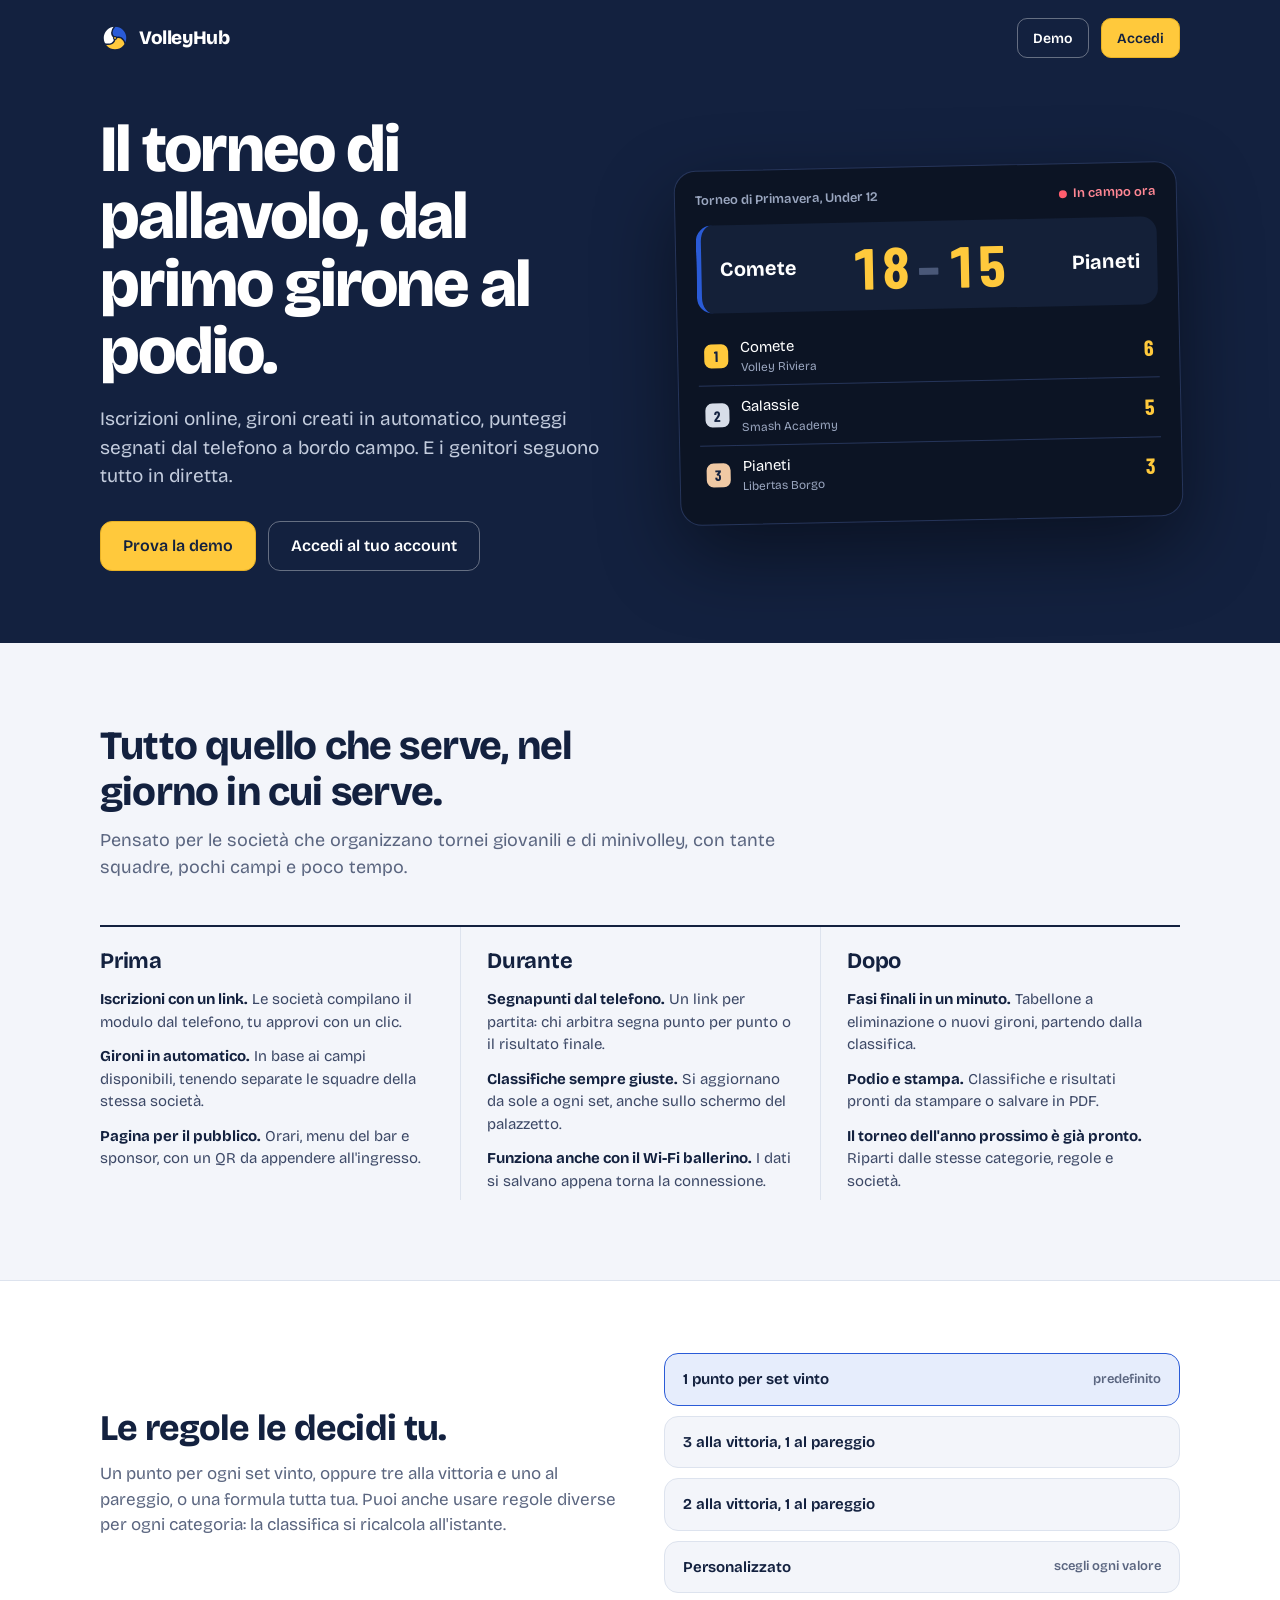
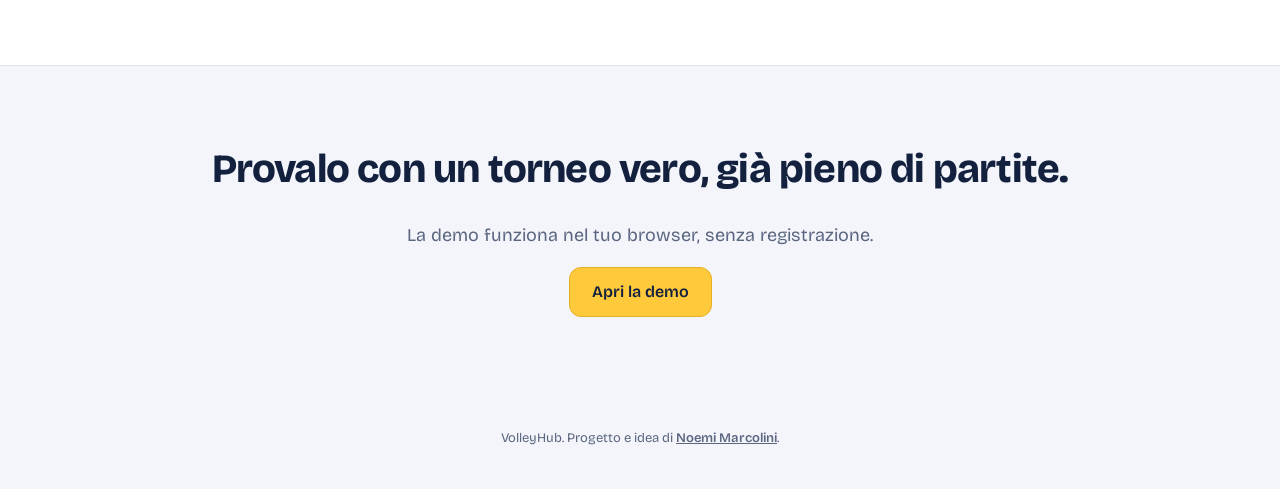
<file: index.html>
<!doctype html>
<html lang="it">
<head>
  <meta charset="utf-8">
  <meta name="viewport" content="width=device-width, initial-scale=1, viewport-fit=cover">
  <title>VolleyHub · Gestione tornei di pallavolo</title>
  <meta name="description" content="Organizza il tuo torneo di pallavolo: iscrizioni online, gironi automatici, risultati da bordo campo e classifiche live per il pubblico.">
  <meta name="theme-color" content="#13213F">
  <meta property="og:title" content="VolleyHub">
  <meta property="og:description" content="Il torneo di pallavolo, dal primo girone al podio.">
  <meta property="og:image" content="assets/icon-512.png">
  <link rel="manifest" href="manifest.webmanifest">
  <link rel="icon" href="assets/icon.svg" type="image/svg+xml">
  <link rel="apple-touch-icon" href="assets/icon-192.png">
  <link rel="preconnect" href="https://fonts.googleapis.com">
  <link rel="preconnect" href="https://fonts.gstatic.com" crossorigin>
  <link rel="stylesheet" href="https://fonts.googleapis.com/css2?family=Barlow+Condensed:wght@600;700&family=Bricolage+Grotesque:opsz,wght@12..96,400..800&display=swap">
  <link rel="stylesheet" href="css/vh.css">
  <style>
    .nav { display: flex; align-items: center; gap: 12px; max-width: 1120px; margin: 0 auto; padding: 18px 20px; }
    .nav .spacer { flex: 1; }
    .hero { background: #13213F; color: #fff; overflow: hidden; }
    .hero .nav .brand { color: #fff; }
    .hero .nav .btn-ghost { color: #fff; }
    .hero .nav .btn-ghost:hover { background: rgba(255,255,255,.1); }
    .hero-in { max-width: 1120px; margin: 0 auto; padding: 40px 20px 72px; display: grid; grid-template-columns: 1.05fr 1fr; gap: 48px; align-items: center; }
    .hero h1 { font-size: clamp(38px, 5.6vw, 66px); line-height: 1.02; letter-spacing: -.03em; color: #fff; }
    .hero p.lead { font-size: 19px; color: #C3CCDD; margin: 20px 0 30px; max-width: 46ch; }
    .hero .row-wrap { gap: 12px; }
    .hero .btn:not(.btn-accent) { background: transparent; color: #fff; border-color: rgba(255,255,255,.35); }
    .hero .btn:not(.btn-accent):hover { background: rgba(255,255,255,.08); }
    /* Il tabellone in diretta: l'elemento che racconta il prodotto */
    .board { background: #0C1424; border-radius: 22px; padding: 20px; box-shadow: 0 30px 80px rgba(0,0,0,.45); border: 1px solid #26355A; display: grid; gap: 14px; transform: rotate(-1.2deg); }
    .board-top { display: flex; align-items: center; justify-content: space-between; color: #9AA6BF; font-size: 13px; font-weight: 600; }
    .live-pill { display: inline-flex; align-items: center; gap: 6px; color: #FF8794; }
    .live-pill i { width: 8px; height: 8px; border-radius: 50%; background: #FF5D6E; animation: pulse 1.4s infinite; }
    .score { display: grid; grid-template-columns: 1fr auto 1fr; align-items: center; gap: 12px; background: #142038; border-radius: 16px; padding: 18px; border-left: 5px solid #2A5BD7; }
    .score b { font-size: 20px; }
    .score b:last-child { text-align: right; }
    .score .num { font-size: 58px; font-weight: 700; color: #FFC93C; line-height: .9; letter-spacing: .02em; }
    .score .num i { font-style: normal; color: #4A5878; margin: 0 6px; }
    .mini { width: 100%; border-collapse: collapse; font-size: 15px; }
    .mini td { padding: 9px 6px; border-bottom: 1px solid #26355A; }
    .mini td:last-child { text-align: right; font-family: var(--font-num); font-size: 22px; font-weight: 700; color: #FFC93C; }
    .mini td small { color: #9AA6BF; display: block; font-size: 12px; }
    .mini tr:last-child td { border: 0; }
    .mini .p { width: 34px; }
    .sect { max-width: 1120px; margin: 0 auto; padding: 80px 20px; }
    .sect h2 { font-size: clamp(28px, 3.6vw, 40px); letter-spacing: -.02em; max-width: 22ch; }
    .sect > p { color: var(--muted); font-size: 18px; margin-top: 12px; max-width: 58ch; }
    .moments { display: grid; grid-template-columns: repeat(3, 1fr); gap: 0; margin-top: 44px; border-top: 2px solid var(--ink); }
    .moments > div { padding: 22px 26px 8px 0; }
    .moments > div + div { padding-left: 26px; border-left: 1px solid var(--line); }
    .moments h3 { font-size: 22px; margin-bottom: 14px; }
    .moments ul { margin: 0; padding: 0; list-style: none; display: grid; gap: 12px; }
    .moments li { color: var(--ink-2); line-height: 1.5; }
    .moments li strong { color: var(--ink); }
    .rules { background: var(--surface); border-block: 1px solid var(--line); }
    .rules-in { max-width: 1120px; margin: 0 auto; padding: 72px 20px; display: grid; grid-template-columns: 1fr 1fr; gap: 48px; align-items: center; }
    .rules h2 { font-size: clamp(26px, 3.2vw, 36px); letter-spacing: -.02em; }
    .rules p { color: var(--muted); font-size: 17px; margin-top: 12px; }
    .rule-list { display: grid; gap: 10px; }
    .rule-list div { display: flex; align-items: center; justify-content: space-between; gap: 12px; padding: 14px 18px; border-radius: 14px; border: 1.5px solid var(--line); background: var(--bg); font-weight: 650; }
    .rule-list div.on { border-color: var(--blue); background: var(--blue-soft); }
    .rule-list span { font-size: 13px; color: var(--muted); font-weight: 600; }
    .cta { text-align: center; display: grid; justify-items: center; gap: 18px; }
    .cta h2 { max-width: none; }
    @media (max-width: 900px) {
      .hero-in, .rules-in { grid-template-columns: 1fr; }
      .board { transform: none; }
      .moments { grid-template-columns: 1fr; }
      .moments > div, .moments > div + div { padding: 22px 0; border-left: 0; border-bottom: 1px solid var(--line); }
    }
    @media (max-width: 480px) { .score .num { font-size: 44px; } .hero .nav .btn-ghost { display: none; } }
  </style>
</head>
<body>
  <section class="hero">
    <nav class="nav"><a class="brand" href="index.html"><img src="assets/logo-mark.svg" alt="" width="32" height="32">VolleyHub</a><span class="spacer"></span><a class="btn btn-ghost" href="app.html?demo=1">Demo</a><a class="btn btn-accent" href="accedi.html">Accedi</a></nav>
    <div class="hero-in">
      <div>
        <h1>Il torneo di pallavolo, dal primo girone al podio.</h1>
        <p class="lead">Iscrizioni online, gironi creati in automatico, punteggi segnati dal telefono a bordo campo. E i genitori seguono tutto in diretta.</p>
        <div class="row-wrap"><a class="btn btn-accent btn-lg" href="app.html?demo=1">Prova la demo</a><a class="btn btn-lg" href="accedi.html">Accedi al tuo account</a></div>
      </div>
      <div class="board" aria-label="Esempio di pagina live">
        <div class="board-top"><span>Torneo di Primavera, Under 12</span><span class="live-pill"><i></i>In campo ora</span></div>
        <div class="score"><b>Comete</b><span class="num">18<i>–</i>15</span><b>Pianeti</b></div>
        <table class="mini" aria-label="Classifica girone A">
          <tr><td class="p"><span class="pos-badge pos-1">1</span></td><td>Comete<small>Volley Riviera</small></td><td>6</td></tr>
          <tr><td class="p"><span class="pos-badge pos-2">2</span></td><td>Galassie<small>Smash Academy</small></td><td>5</td></tr>
          <tr><td class="p"><span class="pos-badge pos-3">3</span></td><td>Pianeti<small>Libertas Borgo</small></td><td>3</td></tr>
        </table>
      </div>
    </div>
  </section>

  <section class="sect">
    <h2>Tutto quello che serve, nel giorno in cui serve.</h2>
    <p>Pensato per le società che organizzano tornei giovanili e di minivolley, con tante squadre, pochi campi e poco tempo.</p>
    <div class="moments">
      <div><h3>Prima</h3><ul>
        <li><strong>Iscrizioni con un link.</strong> Le società compilano il modulo dal telefono, tu approvi con un clic.</li>
        <li><strong>Gironi in automatico.</strong> In base ai campi disponibili, tenendo separate le squadre della stessa società.</li>
        <li><strong>Pagina per il pubblico.</strong> Orari, menu del bar e sponsor, con un QR da appendere all'ingresso.</li>
      </ul></div>
      <div><h3>Durante</h3><ul>
        <li><strong>Segnapunti dal telefono.</strong> Un link per partita: chi arbitra segna punto per punto o il risultato finale.</li>
        <li><strong>Classifiche sempre giuste.</strong> Si aggiornano da sole a ogni set, anche sullo schermo del palazzetto.</li>
        <li><strong>Funziona anche con il Wi-Fi ballerino.</strong> I dati si salvano appena torna la connessione.</li>
      </ul></div>
      <div><h3>Dopo</h3><ul>
        <li><strong>Fasi finali in un minuto.</strong> Tabellone a eliminazione o nuovi gironi, partendo dalla classifica.</li>
        <li><strong>Podio e stampa.</strong> Classifiche e risultati pronti da stampare o salvare in PDF.</li>
        <li><strong>Il torneo dell'anno prossimo è già pronto.</strong> Riparti dalle stesse categorie, regole e società.</li>
      </ul></div>
    </div>
  </section>

  <section class="rules"><div class="rules-in">
    <div><h2>Le regole le decidi tu.</h2><p>Un punto per ogni set vinto, oppure tre alla vittoria e uno al pareggio, o una formula tutta tua. Puoi anche usare regole diverse per ogni categoria: la classifica si ricalcola all'istante.</p></div>
    <div class="rule-list">
      <div class="on">1 punto per set vinto<span>predefinito</span></div>
      <div>3 alla vittoria, 1 al pareggio</div>
      <div>2 alla vittoria, 1 al pareggio</div>
      <div>Personalizzato<span>scegli ogni valore</span></div>
    </div>
  </div></section>

  <section class="sect cta">
    <h2>Provalo con un torneo vero, già pieno di partite.</h2>
    <p>La demo funziona nel tuo browser, senza registrazione.</p>
    <a class="btn btn-accent btn-lg" href="app.html?demo=1">Apri la demo</a>
  </section>

  <footer class="footer">VolleyHub. Progetto e idea di <a href="mailto:noemi.marcolini@gmail.com">Noemi Marcolini</a>.</footer>
  <script>try{var t=localStorage.getItem('vh_theme');if(t==='dark'||t==='light')document.documentElement.dataset.theme=t}catch(e){}</script>
</body>
</html>
</file>
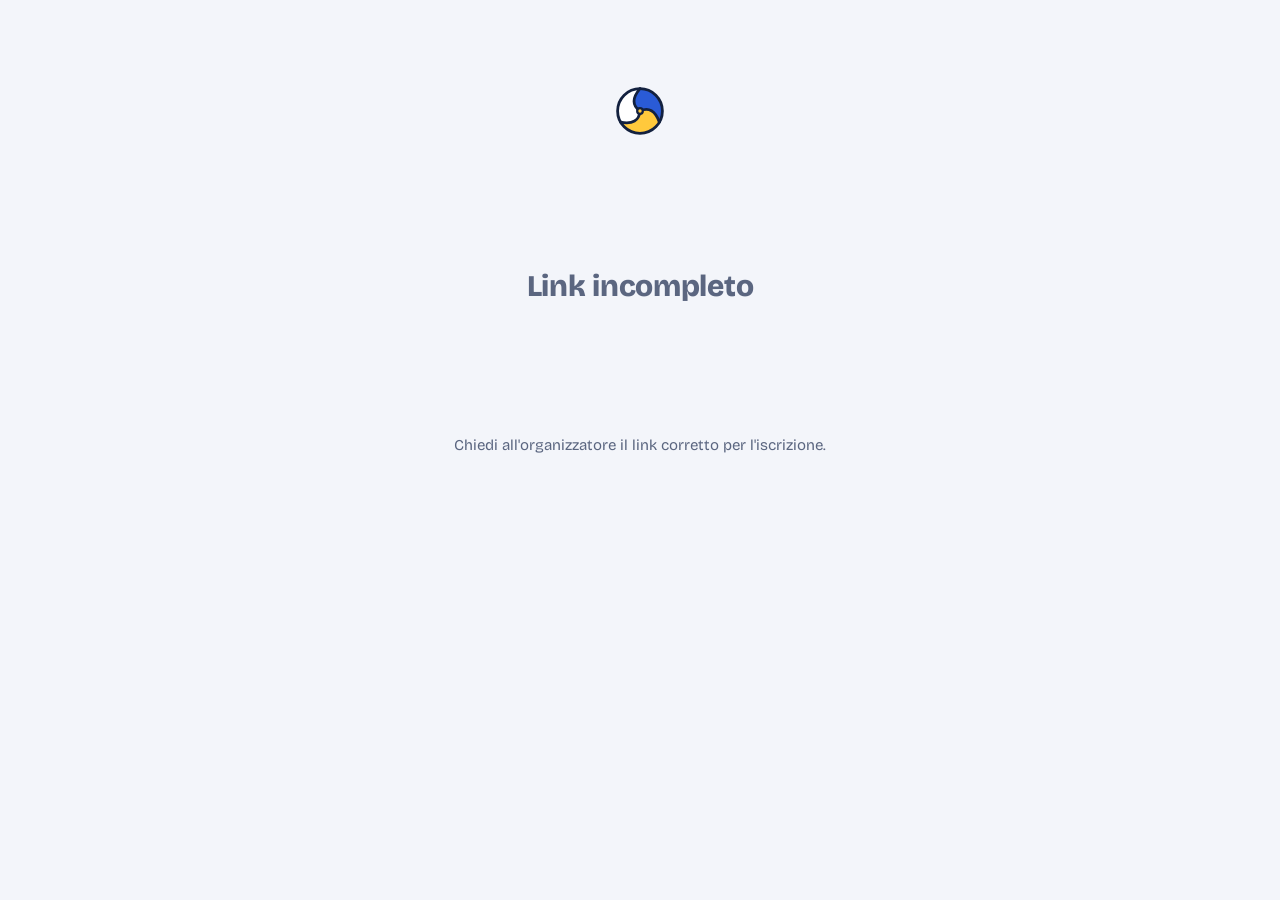
<file: iscrizione.html>
<!doctype html>
<html lang="it">
<head>
  <meta charset="utf-8">
  <meta name="viewport" content="width=device-width, initial-scale=1, viewport-fit=cover">
  <title>Iscrizione al torneo · VolleyHub</title>
  <meta name="theme-color" content="#13213F">
  <link rel="icon" href="assets/icon.svg" type="image/svg+xml">
  <link rel="preconnect" href="https://fonts.googleapis.com">
  <link rel="preconnect" href="https://fonts.gstatic.com" crossorigin>
  <link rel="stylesheet" href="https://fonts.googleapis.com/css2?family=Barlow+Condensed:wght@600;700&family=Bricolage+Grotesque:opsz,wght@12..96,400..800&display=swap">
  <link rel="stylesheet" href="css/vh.css">
  <style>
    .is-head { background: #13213F; color: #fff; padding: 28px 16px 32px; }
    .is-head > div { max-width: 680px; margin: 0 auto; display: grid; gap: 6px; }
    .is-head .brand-mini { display: inline-flex; align-items: center; gap: 8px; color: #B9C4DD; font-size: 13px; font-weight: 600; }
    .is-head h1 { color: #fff; font-size: clamp(24px, 6vw, 34px); }
    .is-head p { color: #B9C4DD; display: flex; flex-wrap: wrap; gap: 4px 16px; }
    .is-org:empty { display: none; }
    .is-org img { width: 64px; height: 64px; border-radius: 12px; background: #fff; object-fit: contain; padding: 4px; margin-bottom: 6px; }
    .is-head .deadline { color: #FFC93C; font-weight: 700; }
    .is-main { max-width: 680px; margin: -16px auto 0; padding: 0 12px 40px; display: grid; gap: 16px; }
    .is-main .panel-body { display: grid; gap: 14px; }
    .is-cat { display: grid; grid-template-columns: minmax(0, 1fr) auto auto; gap: 6px 14px; align-items: center; padding: 14px 0; border-bottom: 1px solid var(--line); }
    .is-cat:last-child { border-bottom: 0; }
    .is-cat small { grid-column: 1; color: var(--muted); font-size: 13px; }
    .is-cat .lbl { font-size: 11.5px; color: var(--muted); text-align: center; font-weight: 600; }
    .is-cat .cell { display: grid; gap: 3px; justify-items: center; grid-row: 1 / span 2; }
    .is-cat .c-sq { grid-column: 2; }
    .is-cat .c-at { grid-column: 3; }
    .is-cat .input-num { width: 76px; }
    @media (max-width: 480px) { .is-cat { grid-template-columns: 1fr 1fr; } .is-cat .cell { grid-row: auto; grid-column: auto !important; justify-items: start; } .is-cat > div:first-child, .is-cat small { grid-column: 1 / -1; } }
    .logo-row { display: flex; align-items: center; gap: 12px; flex-wrap: wrap; }
    .check { display: flex; gap: 12px; align-items: flex-start; padding: 14px; border-radius: 12px; border: 1.5px solid var(--line-strong); cursor: pointer; }
    .check input { width: 22px; height: 22px; margin: 1px 0 0; flex-shrink: 0; accent-color: #12805C; }
    .err-text { color: var(--red); font-size: 13px; font-weight: 600; }
    .input[aria-invalid="true"] { border-color: var(--red); }
    .pre { white-space: pre-line; }
    .ok-box { text-align: center; padding: 40px 20px; display: grid; gap: 12px; justify-items: center; }
    .ok-box .ic { width: 72px; height: 72px; border-radius: 50%; background: var(--green); color: #fff; display: grid; place-items: center; }
    .ok-box .ic svg { width: 38px; height: 38px; }
  </style>
</head>
<body>
  <div id="app"><div class="loading-screen"><div class="spinner"></div><p>Carico il modulo…</p></div></div>
  <script type="module" src="js/iscrizione.js"></script>
</body>
</html>
</file>
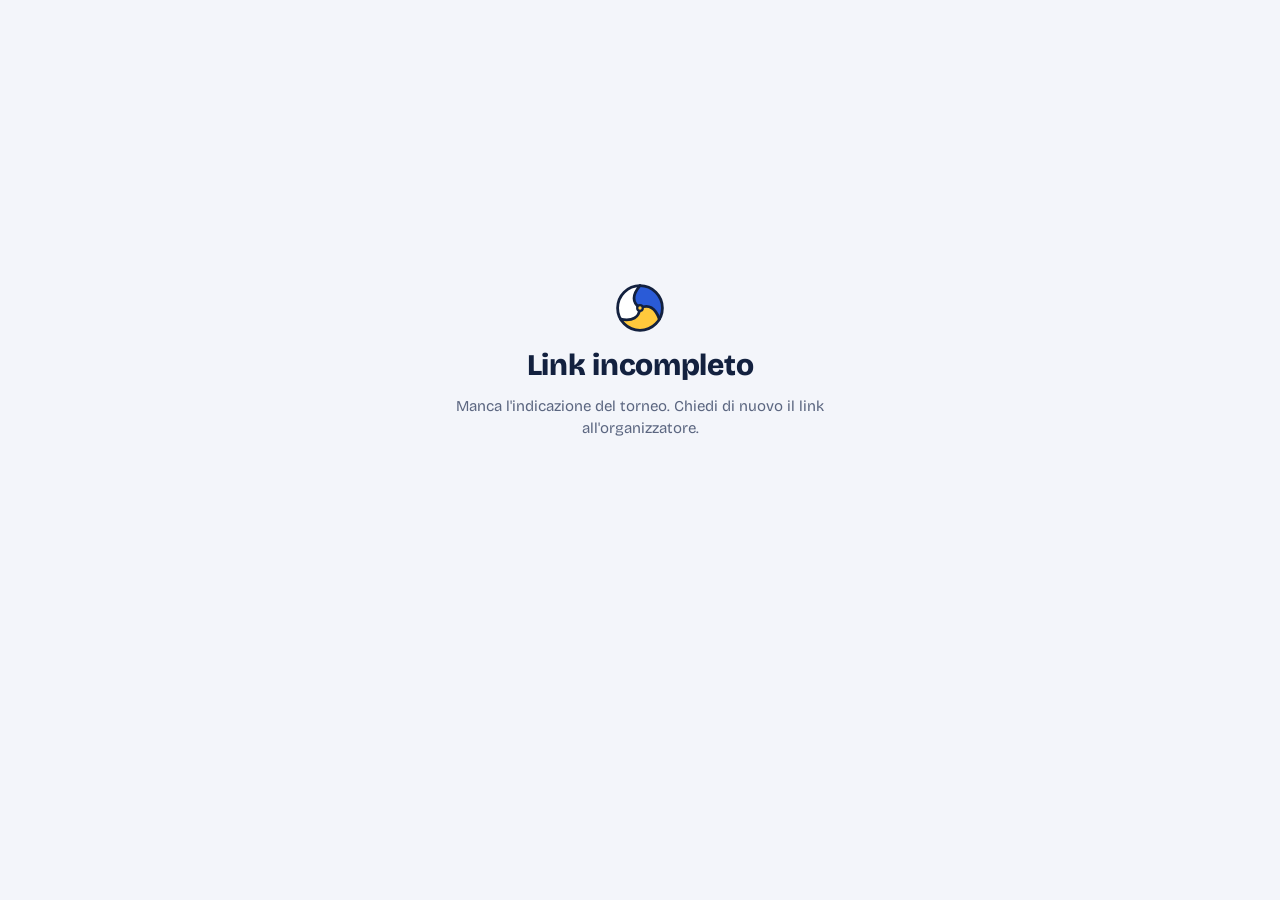
<file: live.html>
<!doctype html>
<html lang="it">
<head>
  <meta charset="utf-8">
  <meta name="viewport" content="width=device-width, initial-scale=1, viewport-fit=cover">
  <title>Torneo live · VolleyHub</title>
  <meta name="description" content="Classifiche, partite e risultati del torneo in tempo reale.">
  <meta name="theme-color" content="#13213F">
  <link rel="icon" href="assets/icon.svg" type="image/svg+xml">
  <link rel="apple-touch-icon" href="assets/icon-192.png">
  <link rel="preconnect" href="https://fonts.googleapis.com">
  <link rel="preconnect" href="https://fonts.gstatic.com" crossorigin>
  <link rel="stylesheet" href="https://fonts.googleapis.com/css2?family=Barlow+Condensed:wght@600;700&family=Bricolage+Grotesque:opsz,wght@12..96,400..800&display=swap">
  <link rel="stylesheet" href="css/vh.css">
  <link rel="stylesheet" href="css/live.css">
</head>
<body>
  <div id="app"><div class="loading-screen"><div class="spinner"></div><p>Carico il torneo…</p></div></div>
  <script type="module" src="js/live.js"></script>
</body>
</html>
</file>
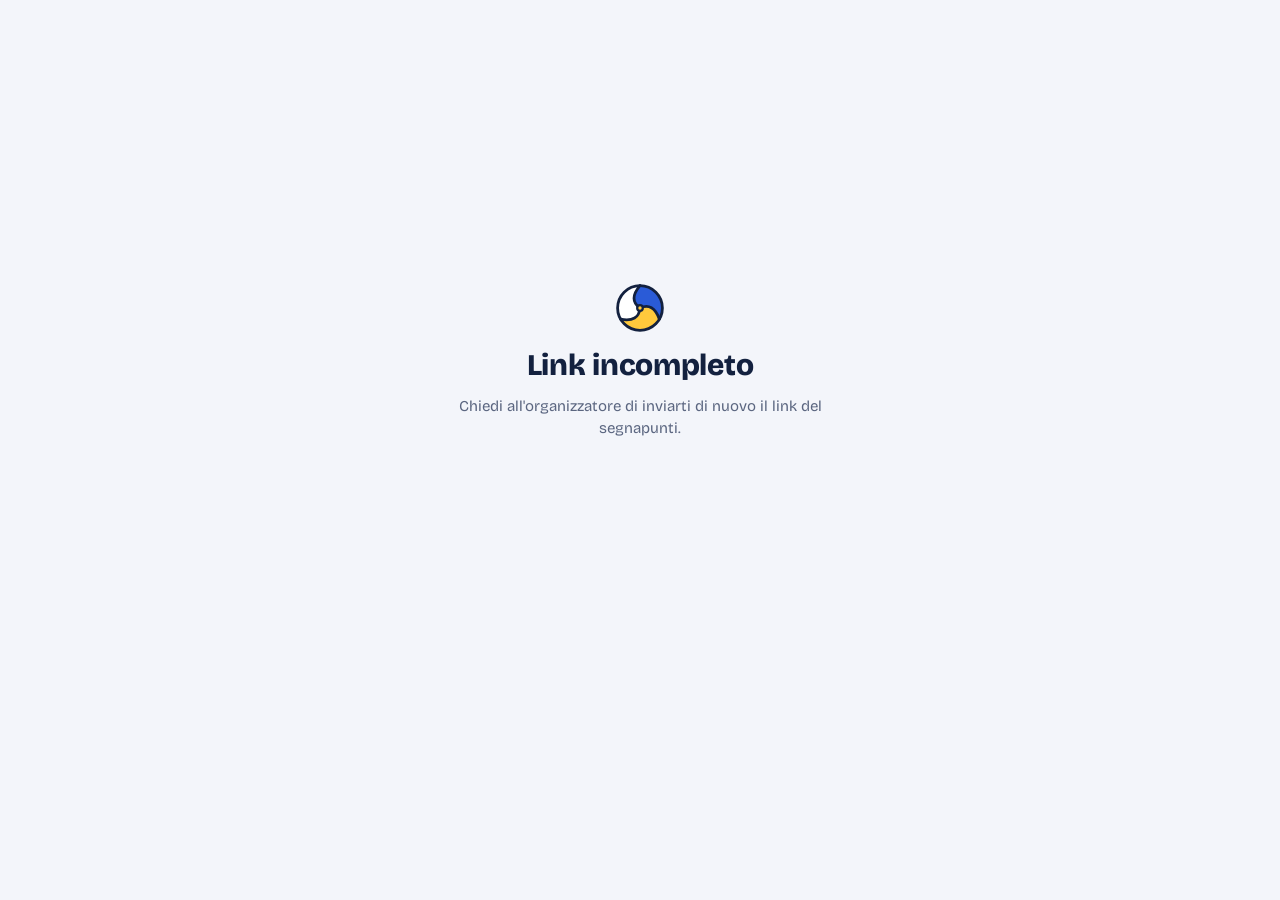
<file: segna.html>
<!doctype html>
<html lang="it">
<head>
  <meta charset="utf-8">
  <meta name="viewport" content="width=device-width, initial-scale=1, viewport-fit=cover">
  <title>Segnapunti · VolleyHub</title>
  <meta name="robots" content="noindex">
  <meta name="theme-color" content="#13213F">
  <link rel="icon" href="assets/icon.svg" type="image/svg+xml">
  <link rel="preconnect" href="https://fonts.googleapis.com">
  <link rel="preconnect" href="https://fonts.gstatic.com" crossorigin>
  <link rel="stylesheet" href="https://fonts.googleapis.com/css2?family=Barlow+Condensed:wght@600;700&family=Bricolage+Grotesque:opsz,wght@12..96,400..800&display=swap">
  <link rel="stylesheet" href="css/vh.css">
  <link rel="stylesheet" href="css/segna.css">
</head>
<body>
  <div id="app"><div class="loading-screen"><div class="spinner"></div><p>Apro la partita…</p></div></div>
  <script type="module" src="js/segna.js"></script>
</body>
</html>
</file>
<file: css/vh.css>
/* VolleyHub — sistema di design condiviso
   Palette ispirata al pallone: blu e giallo su inchiostro navy, superfici fredde e luminose. */

:root {
  --ink: #13213F;
  --ink-2: #3C4866;
  --muted: #5B6680;
  --bg: #F3F5FA;
  --surface: #FFFFFF;
  --surface-2: #F7F9FC;
  --line: #DDE3EE;
  --line-strong: #C3CCDD;
  --blue: #2A5BD7;
  --blue-soft: #E6EDFC;
  --yellow: #FFC93C;
  --yellow-soft: #FFF4D6;
  --green: #12805C;
  --green-soft: #DDF3EA;
  --red: #C8283C;
  --red-soft: #FBE4E7;
  --on-ink: #FFFFFF;
  --focus: #2A5BD7;
  --shadow: 0 1px 2px rgba(19, 33, 63, .06), 0 4px 16px rgba(19, 33, 63, .06);
  --shadow-lg: 0 12px 40px rgba(19, 33, 63, .18);
  --radius: 14px;
  --radius-sm: 9px;
  --font: 'Bricolage Grotesque', 'Segoe UI', system-ui, -apple-system, sans-serif;
  --font-num: 'Barlow Condensed', 'Bricolage Grotesque', system-ui, sans-serif;
  color-scheme: light;
}

@media (prefers-color-scheme: dark) {
  :root:not([data-theme="light"]) {
    --ink: #E9EEF8; --ink-2: #C3CCDD; --muted: #98A4BE;
    --bg: #0C1424; --surface: #142038; --surface-2: #1A2843;
    --line: #26355A; --line-strong: #364772;
    --blue: #7EA2FF; --blue-soft: #1D2E57;
    --yellow-soft: #3A3218; --green: #3DC594; --green-soft: #133A31;
    --red: #FF7586; --red-soft: #45202A; --on-ink: #0C1424; --focus: #9DB9FF;
    --shadow: 0 1px 2px rgba(0, 0, 0, .3), 0 4px 16px rgba(0, 0, 0, .25);
    color-scheme: dark;
  }
}
:root[data-theme="dark"] {
  --ink: #E9EEF8; --ink-2: #C3CCDD; --muted: #98A4BE;
  --bg: #0C1424; --surface: #142038; --surface-2: #1A2843;
  --line: #26355A; --line-strong: #364772;
  --blue: #7EA2FF; --blue-soft: #1D2E57;
  --yellow-soft: #3A3218; --green: #3DC594; --green-soft: #133A31;
  --red: #FF7586; --red-soft: #45202A; --on-ink: #0C1424; --focus: #9DB9FF;
  --shadow: 0 1px 2px rgba(0, 0, 0, .3), 0 4px 16px rgba(0, 0, 0, .25);
  color-scheme: dark;
}

*, *::before, *::after { box-sizing: border-box; }
html { -webkit-text-size-adjust: 100%; }
body {
  margin: 0; font-family: var(--font); font-size: 15px; line-height: 1.5;
  color: var(--ink); background: var(--bg);
  -webkit-font-smoothing: antialiased;
  font-optical-sizing: auto;
}
h1, h2, h3, h4 { margin: 0; line-height: 1.15; letter-spacing: -.01em; }
h1 { font-size: clamp(24px, 3vw, 30px); font-weight: 800; }
h2 { font-size: 20px; font-weight: 750; }
h3 { font-size: 16px; font-weight: 700; }
p { margin: 0; }
a { color: var(--blue); }
img { max-width: 100%; }
button, input, select, textarea { font: inherit; color: inherit; }
:focus-visible { outline: 3px solid var(--focus); outline-offset: 2px; border-radius: 6px; }
::selection { background: var(--yellow); color: #13213F; }
.num { font-family: var(--font-num); font-variant-numeric: tabular-nums; }
.muted { color: var(--muted); }
.small { font-size: 13px; }
.tiny { font-size: 12px; }
.sr-only { position: absolute; width: 1px; height: 1px; overflow: hidden; clip: rect(0 0 0 0); white-space: nowrap; }
.hidden, [hidden] { display: none !important; }
.row { display: flex; align-items: center; gap: 8px; }
.row-wrap { display: flex; align-items: center; gap: 8px; flex-wrap: wrap; }
.spacer { flex: 1; }
.stack { display: grid; gap: 12px; }
.stack-lg { display: grid; gap: 20px; }

/* ── Bottoni ─────────────────────────────────────────── */
.btn {
  display: inline-flex; align-items: center; justify-content: center; gap: 7px;
  min-height: 40px; padding: 8px 15px; border-radius: 10px;
  border: 1px solid var(--line-strong); background: var(--surface); color: var(--ink);
  font-weight: 600; font-size: 14px; cursor: pointer; text-decoration: none; white-space: nowrap;
  transition: background .12s, border-color .12s, transform .06s;
}
.btn:hover { background: var(--surface-2); border-color: var(--muted); }
.btn:active { transform: translateY(1px); }
.btn:disabled { opacity: .5; cursor: not-allowed; transform: none; }
.btn svg { width: 18px; height: 18px; flex-shrink: 0; }
.btn-primary { background: var(--ink); color: var(--on-ink); border-color: var(--ink); }
.btn-primary:hover { background: var(--ink-2); border-color: var(--ink-2); }
.btn-accent { background: var(--yellow); color: #13213F; border-color: #E8B124; }
.btn-accent:hover { background: #FFD45F; border-color: #E8B124; }
.btn-danger { color: var(--red); border-color: color-mix(in srgb, var(--red) 40%, transparent); }
.btn-danger:hover { background: var(--red-soft); border-color: var(--red); }
.btn-ghost { border-color: transparent; background: transparent; }
.btn-ghost:hover { background: var(--surface-2); border-color: transparent; }
.btn-sm { min-height: 34px; padding: 5px 11px; font-size: 13px; border-radius: 9px; }
.btn-sm svg { width: 16px; height: 16px; }
.btn-lg { min-height: 50px; padding: 12px 22px; font-size: 16px; border-radius: 12px; }
.btn-icon { min-width: 40px; padding: 8px; }
.btn-icon.btn-sm { min-width: 34px; padding: 5px; }
.btn-block { width: 100%; }
.btn-whatsapp { background: #1FAF54; border-color: #1FAF54; color: #fff; }
.btn-whatsapp:hover { background: #179446; border-color: #179446; }

/* ── Campi ───────────────────────────────────────────── */
.field { display: grid; gap: 6px; }
.field > .stepper, .field > .segmented, .fs > .segmented { justify-self: start; }
.field > span, .label { font-size: 13px; font-weight: 600; color: var(--ink-2); }
.field .hint, .hint { font-size: 12.5px; color: var(--muted); font-weight: 400; }
.input, select.input, textarea.input {
  width: 100%; min-height: 42px; padding: 9px 12px; border-radius: 10px;
  border: 1px solid var(--line-strong); background: var(--surface); color: var(--ink);
  transition: border-color .12s, box-shadow .12s;
}
textarea.input { min-height: 90px; resize: vertical; line-height: 1.5; }
.input:hover { border-color: var(--muted); }
.input:focus { outline: none; border-color: var(--blue); box-shadow: 0 0 0 3px color-mix(in srgb, var(--blue) 22%, transparent); }
.input::placeholder { color: var(--muted); opacity: .75; }
.input-num { text-align: center; font-family: var(--font-num); font-size: 18px; font-weight: 700; }
input[type=number] { -moz-appearance: textfield; appearance: textfield; }
input[type=number]::-webkit-inner-spin-button, input[type=number]::-webkit-outer-spin-button { -webkit-appearance: none; margin: 0; }
.grid-2 { display: grid; grid-template-columns: repeat(2, minmax(0, 1fr)); gap: 12px; }
.grid-3 { display: grid; grid-template-columns: repeat(3, minmax(0, 1fr)); gap: 12px; }
@media (max-width: 640px) { .grid-2, .grid-3 { grid-template-columns: 1fr; } }

/* Contatore − n + */
.stepper { display: inline-flex; align-items: stretch; border: 1px solid var(--line-strong); border-radius: 10px; overflow: hidden; background: var(--surface); }
.stepper button { width: 38px; border: 0; background: transparent; cursor: pointer; font-size: 18px; color: var(--ink-2); }
.stepper button:hover { background: var(--surface-2); }
.stepper input { width: 46px; border: 0; border-inline: 1px solid var(--line); text-align: center; font-family: var(--font-num); font-size: 19px; font-weight: 700; background: transparent; padding: 6px 0; }
.stepper input:focus { outline: none; background: var(--blue-soft); }

/* Interruttore */
.switch { position: relative; display: inline-flex; align-items: center; gap: 10px; cursor: pointer; user-select: none; }
.switch input { position: absolute; opacity: 0; width: 1px; height: 1px; }
.switch .track { width: 42px; height: 24px; border-radius: 99px; background: var(--line-strong); position: relative; transition: background .15s; flex-shrink: 0; }
.switch .track::after { content: ''; position: absolute; top: 3px; left: 3px; width: 18px; height: 18px; border-radius: 50%; background: #fff; box-shadow: 0 1px 3px rgba(0,0,0,.25); transition: transform .15s; }
.switch input:checked + .track { background: var(--green); }
.switch input:checked + .track::after { transform: translateX(18px); }
.switch input:focus-visible + .track { outline: 3px solid var(--focus); outline-offset: 2px; }

/* Scelte a pulsante (radio) */
.choices { display: grid; gap: 8px; grid-template-columns: repeat(auto-fit, minmax(170px, 1fr)); }
.choice { position: relative; display: block; cursor: pointer; }
.choice input { position: absolute; opacity: 0; }
.choice .box { display: grid; gap: 2px; padding: 11px 13px; border: 1.5px solid var(--line-strong); border-radius: 11px; background: var(--surface); transition: border-color .12s, background .12s; height: 100%; }
.choice .box strong { font-size: 14px; }
.choice .box small { color: var(--muted); font-size: 12.5px; line-height: 1.35; }
.choice:hover .box { border-color: var(--muted); }
.choice input:checked + .box { border-color: var(--blue); background: var(--blue-soft); box-shadow: inset 0 0 0 1px var(--blue); }
.choice input:focus-visible + .box { outline: 3px solid var(--focus); outline-offset: 2px; }

/* Selettore colore */
.swatches { display: flex; gap: 8px; flex-wrap: wrap; }
.swatch { width: 30px; height: 30px; border-radius: 50%; border: 0; cursor: pointer; position: relative; padding: 0; }
.swatch[aria-pressed="true"]::after { content: ''; position: absolute; inset: -4px; border-radius: 50%; border: 2.5px solid var(--ink); }

/* ── Contenitori ─────────────────────────────────────── */
.panel { background: var(--surface); border: 1px solid var(--line); border-radius: var(--radius); box-shadow: var(--shadow); }
.panel-body { padding: 18px; }
.panel-head { display: flex; align-items: center; gap: 10px; flex-wrap: wrap; padding: 14px 18px; border-bottom: 1px solid var(--line); }
.panel-head h2, .panel-head h3 { flex: 1; min-width: 0; }
.panel + .panel { margin-top: 16px; }
@media (max-width: 640px) { .panel-body { padding: 14px; } .panel-head { padding: 12px 14px; } }

.note { padding: 12px 14px; border-radius: 11px; background: var(--surface-2); border: 1px solid var(--line); font-size: 13.5px; color: var(--ink-2); }
.note-warn { background: var(--yellow-soft); border-color: color-mix(in srgb, var(--yellow) 60%, transparent); }
.note-ok { background: var(--green-soft); border-color: color-mix(in srgb, var(--green) 35%, transparent); color: var(--ink); }
.note-err { background: var(--red-soft); border-color: color-mix(in srgb, var(--red) 40%, transparent); color: var(--ink); }

.empty { text-align: center; padding: 40px 20px; display: grid; gap: 12px; justify-items: center; }
.empty svg.big { width: 44px; height: 44px; color: var(--muted); }
.empty h3 { font-size: 17px; }
.empty p { color: var(--muted); max-width: 46ch; }

/* ── Chip e indicatori ───────────────────────────────── */
.chip { display: inline-flex; align-items: center; gap: 5px; padding: 3px 10px; border-radius: 99px; font-size: 12.5px; font-weight: 600; background: var(--surface-2); border: 1px solid var(--line); color: var(--ink-2); white-space: nowrap; }
.chip svg { width: 14px; height: 14px; }
.chip-live { background: var(--red-soft); color: var(--red); border-color: color-mix(in srgb, var(--red) 35%, transparent); }
.chip-live::before { content: ''; width: 7px; height: 7px; border-radius: 50%; background: currentColor; animation: pulse 1.4s ease-in-out infinite; }
.chip-ok { background: var(--green-soft); color: var(--green); border-color: color-mix(in srgb, var(--green) 30%, transparent); }
.chip-warn { background: var(--yellow-soft); color: var(--ink); border-color: color-mix(in srgb, var(--yellow) 70%, transparent); }
.chip-blue { background: var(--blue-soft); color: var(--blue); border-color: color-mix(in srgb, var(--blue) 30%, transparent); }
.dot { width: 10px; height: 10px; border-radius: 50%; display: inline-block; flex-shrink: 0; }
.cat-tag { display: inline-flex; align-items: center; gap: 7px; font-weight: 700; }
@keyframes pulse { 0%, 100% { opacity: 1; } 50% { opacity: .35; } }

.progress { height: 6px; border-radius: 99px; background: var(--line); overflow: hidden; }
.progress > i { display: block; height: 100%; border-radius: inherit; background: var(--green); }

/* ── Schede (tab) ────────────────────────────────────── */
.segmented { display: inline-flex; padding: 3px; border-radius: 11px; background: var(--surface-2); border: 1px solid var(--line); gap: 2px; max-width: 100%; overflow-x: auto; scrollbar-width: none; }
.segmented::-webkit-scrollbar { display: none; }
.segmented button { border: 0; background: transparent; padding: 7px 14px; border-radius: 8px; font-weight: 600; font-size: 14px; color: var(--muted); cursor: pointer; white-space: nowrap; display: inline-flex; align-items: center; gap: 6px; }
.segmented button svg { width: 16px; height: 16px; }
.segmented button[aria-selected="true"] { background: var(--surface); color: var(--ink); box-shadow: var(--shadow); }

/* ── Tabella classifica ──────────────────────────────── */
.tbl { width: 100%; border-collapse: collapse; font-size: 14px; }
.tbl th { text-align: right; font-size: 12px; font-weight: 600; color: var(--muted); padding: 8px 6px; border-bottom: 1px solid var(--line); white-space: nowrap; }
.tbl td { text-align: right; padding: 9px 6px; border-bottom: 1px solid var(--line); font-family: var(--font-num); font-size: 16px; font-variant-numeric: tabular-nums; }
.tbl tr:last-child td { border-bottom: 0; }
.tbl th.l, .tbl td.l { text-align: left; }
.tbl td.team { font-family: var(--font); font-size: 14.5px; font-weight: 650; }
.tbl td.pt { font-weight: 700; font-size: 19px; }
.tbl .pos { width: 30px; text-align: center; font-weight: 700; color: var(--muted); }
.tbl tr.top .pos { color: var(--ink); }
.soc { display: block; font-size: 12px; color: var(--muted); font-weight: 400; }
.pos-badge { display: inline-grid; place-items: center; width: 24px; height: 24px; border-radius: 7px; font-family: var(--font-num); font-weight: 700; font-size: 15px; }
.pos-1 { background: var(--yellow); color: #13213F; }
.pos-2 { background: #D7DDE8; color: #13213F; }
.pos-3 { background: #F0C9A4; color: #13213F; }
.tbl-scroll { overflow-x: auto; }
.pos-num { color: var(--green); } .neg-num { color: var(--red); }

/* Logo società */
.logo { width: 28px; height: 28px; border-radius: 7px; object-fit: contain; background: #fff; border: 1px solid var(--line); flex-shrink: 0; }
.logo-lg { width: 44px; height: 44px; border-radius: 10px; }
.logo-ph { display: inline-grid; place-items: center; width: 28px; height: 28px; border-radius: 7px; background: var(--surface-2); border: 1px solid var(--line); color: var(--muted); font-weight: 700; font-size: 12px; flex-shrink: 0; }
.logo-ph.logo-lg { width: 44px; height: 44px; border-radius: 10px; font-size: 16px; }

/* ── Finestre modali e notifiche ─────────────────────── */
.modal-backdrop { position: fixed; inset: 0; background: rgba(12, 20, 36, .55); display: grid; place-items: center; padding: 16px; z-index: 1000; animation: fade .15s ease-out; }
.modal { background: var(--surface); color: var(--ink); border-radius: 18px; width: min(520px, 100%); max-height: calc(100dvh - 32px); display: flex; flex-direction: column; box-shadow: var(--shadow-lg); animation: rise .18s ease-out; }
.modal-wide { width: min(720px, 100%); }
.modal header { display: flex; align-items: center; gap: 10px; padding: 18px 20px 10px; }
.modal header h2 { flex: 1; font-size: 19px; }
.modal .modal-body { padding: 6px 20px 16px; overflow-y: auto; display: grid; grid-template-columns: minmax(0, 1fr); gap: 14px; }
.modal footer { display: flex; gap: 8px; justify-content: flex-end; flex-wrap: wrap; padding: 14px 20px 18px; border-top: 1px solid var(--line); }
@media (max-width: 560px) {
  .modal-backdrop { place-items: end stretch; padding: 0; }
  .modal { border-radius: 18px 18px 0 0; width: 100%; max-height: 92dvh; }
  .modal footer .btn { flex: 1; }
}
@keyframes fade { from { opacity: 0; } }
@keyframes rise { from { opacity: 0; transform: translateY(12px); } }

.toasts { position: fixed; left: 50%; bottom: 20px; transform: translateX(-50%); display: grid; gap: 8px; z-index: 1100; width: min(440px, calc(100% - 32px)); pointer-events: none; }
.toast { pointer-events: none; display: flex; align-items: center; gap: 10px; padding: 12px 16px; border-radius: 12px; background: #13213F; color: #fff; box-shadow: var(--shadow-lg); font-size: 14px; font-weight: 500; animation: rise .2s ease-out; }
.toast svg { width: 18px; height: 18px; flex-shrink: 0; }
.toast.ok svg { color: #6EE7B7; } .toast.err svg { color: #FCA5A5; }
.toast button { pointer-events: auto; margin-left: auto; background: transparent; border: 0; color: #FFC93C; font-weight: 700; cursor: pointer; padding: 2px 4px; }

/* QR */
.qr-box { display: grid; place-items: center; padding: 14px; background: #fff; border-radius: 14px; border: 1px solid var(--line); }
.qr-box svg { width: 200px; height: 200px; display: block; }
.link-box { display: flex; gap: 8px; align-items: center; padding: 8px 8px 8px 12px; border: 1px solid var(--line); border-radius: 10px; background: var(--surface-2); }
.link-box code { flex: 1; min-width: 0; overflow: hidden; text-overflow: ellipsis; white-space: nowrap; font-size: 13px; font-family: ui-monospace, Consolas, monospace; color: var(--ink-2); }

/* Marchio */
.brand { display: inline-flex; align-items: center; gap: 9px; text-decoration: none; color: var(--ink); font-weight: 800; font-size: 19px; letter-spacing: -.02em; }
.brand img { width: 30px; height: 30px; }

.spinner { width: 28px; height: 28px; border-radius: 50%; border: 3px solid var(--line); border-top-color: var(--blue); animation: spin .8s linear infinite; }
@keyframes spin { to { transform: rotate(360deg); } }
.loading-screen { min-height: 60vh; display: grid; place-items: center; gap: 12px; color: var(--muted); }

.footer { text-align: center; padding: 32px 16px 40px; font-size: 13px; color: var(--muted); }
.footer a { color: inherit; font-weight: 600; }

@media (prefers-reduced-motion: reduce) {
  *, *::before, *::after { animation: none !important; transition: none !important; }
}

/* Contrassegno categoria */
.cat-ic { --s: 18px; width: var(--s); height: var(--s); border-radius: calc(var(--s) * .3); background: var(--c, #5B6680); color: #fff; display: inline-grid; place-items: center; flex-shrink: 0; vertical-align: -3px; }
/* Il contrassegno non si deforma dentro voci di menu, chip e tabelle */
.cat-ic { flex: none !important; min-width: var(--s); max-width: var(--s); }
.cat-ic > svg { width: 72% !important; height: 72% !important; color: #fff !important; margin: 0 !important; }
.cat-ic-lg { --s: 26px; }
.cat-ic-xl { --s: 38px; }
</file>
<file: css/live.css>
/* VolleyHub — pagina pubblica */

.lv-head { background: #13213F; color: #fff; }
.lv-head-in { max-width: 980px; margin: 0 auto; display: flex; align-items: center; gap: 14px; padding: 18px 16px 20px; }
.lv-mark { flex-shrink: 0; }
.lv-title { flex: 1; min-width: 0; }
.lv-title h1 { font-size: clamp(21px, 4.5vw, 30px); color: #fff; }
.lv-title p { display: flex; flex-wrap: wrap; gap: 2px 14px; margin-top: 4px; color: #B9C4DD; font-size: 14px; }
.lv-title p span { display: inline-flex; align-items: center; gap: 5px; }
.lv-title svg { width: 15px; height: 15px; }
.lv-tools { display: flex; align-items: center; gap: 8px; flex-shrink: 0; }
.lv-live { display: inline-flex; align-items: center; gap: 6px; font-size: 13px; font-weight: 700; color: #FFC93C; }
.lv-live i { width: 8px; height: 8px; border-radius: 50%; background: #FF5D6E; animation: pulse 1.4s infinite; }
.lv-live .num { color: #B9C4DD; font-weight: 600; font-size: 14px; }
.lv-btn { width: 42px; height: 42px; display: grid; place-items: center; border-radius: 12px; border: 1px solid rgba(255, 255, 255, .2); background: rgba(255, 255, 255, .06); color: #fff; cursor: pointer; }
.lv-btn:hover { background: rgba(255, 255, 255, .14); }
.lv-btn svg { width: 19px; height: 19px; }
@media (max-width: 520px) { .lv-live .num { display: none; } .lv-mark { width: 32px; height: 32px; } }

/* Partite in corso */
.lv-now { background: #0D182F; border-top: 1px solid rgba(255,255,255,.08); }
.lv-now-in { max-width: 980px; margin: 0 auto; display: flex; gap: 10px; overflow-x: auto; padding: 12px 16px 14px; scrollbar-width: thin; align-items: stretch; }
.lv-now-label { display: flex; align-items: center; gap: 7px; color: #FF8794; font-weight: 700; font-size: 13px; white-space: nowrap; padding-right: 4px; }
.lv-now-label i { width: 9px; height: 9px; border-radius: 50%; background: #FF5D6E; animation: pulse 1.4s infinite; }
.lv-now-card { flex-shrink: 0; display: grid; grid-template-columns: auto auto; gap: 2px 14px; align-items: center; padding: 9px 13px; border-radius: 12px; background: #182747; border-left: 4px solid var(--c); color: #fff; min-width: 210px; }
.lv-now-meta { grid-column: 1 / -1; font-size: 12px; color: #9AA6BF; }
.lv-now-teams { display: grid; font-size: 14.5px; line-height: 1.35; }
.lv-now-score { display: grid; justify-items: end; font-size: 21px; font-weight: 700; color: #FFC93C; line-height: 1.1; }
.lv-now-score span { white-space: nowrap; }
.lv-now-score i { font-style: normal; color: #6D7A98; margin: 0 2px; }

/* Schede sezioni */
.lv-tabs { position: sticky; top: 0; z-index: 30; background: color-mix(in srgb, var(--bg) 92%, transparent); backdrop-filter: blur(10px); border-bottom: 1px solid var(--line); }
.lv-tabs-in { max-width: 980px; margin: 0 auto; display: flex; gap: 4px; overflow-x: auto; padding: 8px 12px; scrollbar-width: none; }
.lv-tabs-in::-webkit-scrollbar { display: none; }
.lv-tabs button { flex-shrink: 0; display: inline-flex; align-items: center; gap: 8px; padding: 9px 15px; border-radius: 99px; border: 1px solid transparent; background: transparent; font-weight: 700; font-size: 15px; color: var(--muted); cursor: pointer; }
.lv-tabs button svg { width: 17px; height: 17px; }
.lv-tabs button:hover { color: var(--ink); }
.lv-tabs button[aria-current="page"] { background: var(--surface); border-color: var(--line); color: var(--ink); box-shadow: var(--shadow); }

.lv-main { max-width: 980px; margin: 0 auto; padding: 18px 12px 24px; display: grid; gap: 14px; }
.lv-sub { display: flex; gap: 10px; flex-wrap: wrap; align-items: center; }
.lv-sub .segmented button[aria-selected="true"] { box-shadow: inset 0 -3px 0 var(--c), var(--shadow); }
.lv-search { position: relative; flex: 1; min-width: 180px; }
.lv-search svg { position: absolute; left: 11px; top: 50%; transform: translateY(-50%); width: 17px; height: 17px; color: var(--muted); }
.lv-search .input { padding-left: 36px; min-height: 40px; }
.lv-pills { display: flex; gap: 6px; overflow-x: auto; scrollbar-width: none; padding-bottom: 2px; }
.lv-pills::-webkit-scrollbar { display: none; }
.lv-pills button { flex-shrink: 0; padding: 6px 13px; border-radius: 99px; border: 1px solid var(--line-strong); background: var(--surface); font-weight: 600; font-size: 13.5px; cursor: pointer; color: var(--ink-2); }
.lv-pills button[aria-pressed="true"] { background: var(--ink); color: var(--on-ink); border-color: var(--ink); }

.lv-card { background: var(--surface); border: 1px solid var(--line); border-radius: var(--radius); box-shadow: var(--shadow); overflow: hidden; border-top: 4px solid var(--c, var(--line)); }
.lv-card > header { display: flex; align-items: center; gap: 10px; flex-wrap: wrap; padding: 13px 16px; border-bottom: 1px solid var(--line); }
.lv-card > header h2 { font-size: 18px; }
.lv-card > header small { width: 100%; color: var(--muted); font-size: 12.5px; font-weight: 600; margin-bottom: -6px; }
.lv-tbl { font-size: 15px; }
.lv-tbl td, .lv-tbl th { padding-inline: 8px; }
.lv-tbl td.pt { font-size: 21px; }
.lv-tbl tr.is-fav { background: var(--yellow-soft); }
.lv-tbl .star-col { width: 44px; text-align: center; padding: 0 4px; }
@media (max-width: 560px) { .lv-tbl .wide { display: none; } }
.lv-legend { padding: 0 4px; }
.lv-star { width: 36px; height: 36px; display: grid; place-items: center; border: 0; background: transparent; border-radius: 10px; cursor: pointer; color: var(--line-strong); }
.lv-star:hover { color: var(--muted); background: var(--surface-2); }
.lv-star svg { width: 21px; height: 21px; }
.lv-star.on { color: #E8A800; }
.lv-star.on svg { fill: currentColor; }

/* Elenco partite */
.lv-matches { list-style: none; margin: 0; padding: 0; }
.lm { padding: 11px 16px; border-bottom: 1px solid var(--line); display: grid; gap: 6px; }
.lm:last-child { border-bottom: 0; }
.lm.live { background: color-mix(in srgb, var(--red-soft) 55%, transparent); }
.lm-grid { display: grid; grid-template-columns: minmax(0, 1fr) repeat(var(--n), 34px); gap: 4px 6px; align-items: center; }
.lm-team { display: flex; align-items: center; gap: 9px; min-width: 0; font-weight: 600; font-size: 15px; }
.lm-team > span { overflow: hidden; text-overflow: ellipsis; white-space: nowrap; }
.lm-team.win { color: var(--green); font-weight: 750; }
.lm-team.fav > span { background: var(--yellow-soft); border-radius: 5px; padding: 0 4px; }
.lm-s { text-align: center; font-size: 20px; color: var(--muted); font-weight: 600; }
.lm-s.w { color: var(--ink); font-weight: 700; }
.lm-meta { display: flex; gap: 10px; flex-wrap: wrap; align-items: center; padding-left: 37px; }

/* Tabellone */
.lv-bracket { display: grid; grid-auto-flow: column; grid-auto-columns: minmax(230px, 1fr); gap: 14px; overflow-x: auto; padding: 14px 16px 16px; }
@media (max-width: 640px) { .lv-bracket { grid-auto-flow: row; grid-auto-columns: auto; } }
.lb-col { display: grid; gap: 10px; align-content: start; }
.lb-col h3 { font-size: 13px; color: var(--muted); }
.bm { border: 1px solid var(--line); border-radius: 11px; padding: 8px 10px; display: grid; gap: 4px; background: var(--surface-2); }
.bm.live { border-color: var(--red); }
.bm-label { font-size: 12px; font-weight: 700; color: var(--muted); display: flex; align-items: center; gap: 6px; flex-wrap: wrap; }
.bm-team { display: flex; align-items: center; gap: 8px; font-weight: 600; min-height: 32px; }
.bm-team b { font-size: 19px; min-width: 22px; text-align: center; }
.bm-team.win { color: var(--green); }
.bm-team.lose { opacity: .55; }
.lv-podium { display: grid; grid-template-columns: repeat(3, 1fr); gap: 10px; align-items: end; padding: 18px 16px 0; max-width: 560px; margin: 0 auto; }
.lp { display: grid; justify-items: center; gap: 6px; text-align: center; padding: 14px 8px; border-radius: 14px 14px 6px 6px; background: var(--surface-2); border: 1px solid var(--line); }
.lp .num { font-size: 26px; font-weight: 700; line-height: 1; }
.lp strong { font-size: 14px; line-height: 1.2; }
.lp-1 { padding-top: 26px; background: var(--yellow-soft); border-color: var(--yellow); }

/* Le mie squadre */
.mie > header h2 { font-size: 19px; }
.mie-body { padding: 14px 16px; display: grid; gap: 14px; }
.mie-pos { display: flex; align-items: center; gap: 14px; }
.mie-pos > b { font-size: 46px; line-height: 1; color: var(--c); }
.mie-pos span { font-size: 14px; color: var(--muted); }
.mie-pos strong { color: var(--ink); font-size: 17px; }
.mie-next { display: grid; gap: 2px; padding: 12px 14px; border-radius: 12px; background: var(--surface-2); border: 1px solid var(--line); }
.mie-score { font-size: 22px; font-weight: 700; color: var(--red); }
.mie-score span { margin-right: 10px; }
.mie-score i { font-style: normal; }
.mie-res { list-style: none; margin: 0; padding: 0; display: grid; gap: 6px; }
.mie-res li { display: grid; grid-template-columns: 28px 1fr auto; gap: 10px; align-items: center; font-size: 14.5px; }
.mie-res .num { font-size: 18px; white-space: pre; }
.mie-wl { width: 26px; height: 26px; border-radius: 7px; display: grid; place-items: center; font-weight: 800; font-size: 13px; color: #fff; }
.mie-wl.w { background: var(--green); } .mie-wl.l { background: var(--red); } .mie-wl.d { background: var(--muted); }

/* Testi, menu, sponsor */
.lv-text p { padding: 14px 16px 16px; line-height: 1.65; }
.lv-note { margin: 0; }
.lv-menu { list-style: none; margin: 0; padding: 6px 16px 10px; }
.lv-menu li { display: flex; align-items: baseline; gap: 8px; padding: 10px 0; border-bottom: 1px solid var(--line); }
.lv-menu li:last-child { border-bottom: 0; }
.lv-menu li > div { display: grid; }
.lv-menu small { color: var(--muted); font-size: 13px; }
.lv-dots { flex: 1; border-bottom: 2px dotted var(--line-strong); transform: translateY(-4px); min-width: 20px; }
.lv-menu b { font-size: 20px; white-space: nowrap; }
.lv-sponsors { display: grid; grid-template-columns: repeat(auto-fill, minmax(140px, 1fr)); gap: 12px; padding: 16px; }
.sp { display: grid; justify-items: center; align-content: center; gap: 6px; text-align: center; padding: 14px 10px; border-radius: 12px; background: #fff; border: 1px solid var(--line); color: #13213F; }
.sp img { max-width: 100%; max-height: 80px; object-fit: contain; }
.sp small { color: #5B6680; font-size: 12.5px; }
.sp-grande { grid-column: 1 / -1; padding: 22px; }
.sp-grande img { max-height: 140px; }
.sp-piccolo img { max-height: 50px; }

.live-error { min-height: 80vh; display: grid; place-items: center; align-content: center; gap: 12px; text-align: center; padding: 24px; }
.live-error p { color: var(--muted); max-width: 44ch; }

/* ── Modalità schermo ────────────────────────────────── */
body.screen { background: #0C1424; color: #fff; overflow: hidden; --ink: #E9EEF8; --muted: #98A4BE; --line: #26355A; --surface: #142038; --surface-2: #1A2843; --line-strong: #364772; --green: #3DC594; --red: #FF7586; --yellow-soft: #3A3218; }
.sc { height: 100dvh; display: grid; grid-template-rows: auto 1fr; padding: 2.2vw 3vw 3vw; gap: 2vw; position: relative; }
.sc-head { display: flex; align-items: center; gap: 1.6vw; border-bottom: .35vw solid var(--c); padding-bottom: 1.2vw; }
.sc-head img { width: 4vw; height: 4vw; }
.sc-head p { color: #9AA6BF; font-size: 1.5vw; font-weight: 600; }
.sc-head h1 { font-size: 3.4vw; color: #fff; }
.sc-count { font-size: 2vw; color: #6D7A98; }
.sc-body { min-height: 0; overflow: hidden; }
.sc-girone { display: grid; grid-template-columns: 1.7fr 1fr; gap: 3vw; align-items: start; }
.sc-tbl { width: 100%; border-collapse: collapse; font-size: 2vw; }
.sc-tbl th { font-size: 1.2vw; color: #9AA6BF; text-align: right; padding: .5vw .8vw; font-weight: 600; }
.sc-tbl td { padding: .7vw .8vw; border-bottom: 1px solid #26355A; text-align: right; font-family: var(--font-num); font-size: 2.6vw; }
.sc-tbl th.l { font-size: 1.2vw; text-align: left; }
.sc-tbl td.l { text-align: left; font-family: var(--font); font-size: 2.1vw; font-weight: 700; }
.sc-tbl small { display: block; font-size: 1.15vw; color: #9AA6BF; font-weight: 500; }
.sc-tbl td.pt { color: #FFC93C; font-size: 3.2vw; font-weight: 700; }
.sc-tbl .pos-badge { width: 2.6vw; height: 2.6vw; font-size: 1.7vw; border-radius: .6vw; }
.sc-tbl .pos-badge:not([class*="pos-"]) { color: #9AA6BF; }
.sc-tbl .logo-lg, .sc-tbl .logo-ph.logo-lg { width: 3.2vw; height: 3.2vw; font-size: 1.2vw; }
.sc-tbl .team-cell { gap: 1vw; }
.sc-next { display: grid; gap: 1vw; }
.sc-next h3 { font-size: 1.5vw; color: #9AA6BF; }
.sc-next > div { display: grid; gap: .2vw; padding: 1vw 1.3vw; border-radius: 1vw; background: #142038; font-size: 1.6vw; }
.sc-next > div.live { box-shadow: inset .4vw 0 0 #FF5D6E; }
.sc-next .muted { font-size: 1.1vw; }
.sc-mini { color: #FFC93C; font-size: 2vw; }
.sc-mini span, .sc-live-row .num span { margin-right: 1vw; }
.sc-mini i, .sc-live-row i { font-style: normal; color: #6D7A98; }
.sc-campo { display: grid; grid-template-columns: repeat(auto-fit, minmax(38vw, 1fr)); gap: 1.6vw; }
.sc-live { padding: 1.4vw 1.8vw; border-radius: 1.2vw; background: #142038; border-left: .6vw solid var(--c); display: grid; gap: .6vw; }
.sc-live-meta { color: #9AA6BF; font-size: 1.3vw; }
.sc-live-row { display: grid; grid-template-columns: 1fr auto 1fr; gap: 1.5vw; align-items: center; font-size: 2.2vw; }
.sc-live-row b:last-child { text-align: right; }
.sc-live-row .num { color: #FFC93C; font-size: 3.4vw; font-weight: 700; }
.sc .lv-card { background: transparent; border: 0; box-shadow: none; }
.sc .lv-card > header { display: none; }
.sc .lv-bracket { grid-auto-flow: column; padding: 0; gap: 2vw; }
.sc .bm { background: #142038; border-color: #26355A; padding: 1vw 1.2vw; }
.sc .bm-team { font-size: 1.6vw; min-height: 2.8vw; }
.sc .bm-team b { font-size: 2vw; }
.sc .bm-label, .sc .lb-col h3 { font-size: 1.1vw; }
.sc .lv-podium { max-width: 50vw; }
.sc-qr { position: absolute; right: 3vw; bottom: 3vw; display: grid; justify-items: center; gap: .4vw; background: #fff; color: #13213F; padding: .8vw; border-radius: 1vw; font-size: .95vw; font-weight: 700; }
.sc-qr:empty { display: none; }
.sc-qr svg { width: 8vw; height: 8vw; display: block; }
.sc-bar { position: absolute; left: 0; right: 0; bottom: 0; height: .5vw; background: #142038; }
.sc-bar i { display: block; height: 100%; background: var(--c); width: 0; animation: grow linear forwards; }
@keyframes grow { to { width: 100%; } }
.sc-ctrl { position: absolute; left: 50%; bottom: 1.6vw; transform: translateX(-50%); display: flex; gap: 6px; opacity: 0; transition: opacity .2s; }
.sc:hover .sc-ctrl, .sc-ctrl:focus-within { opacity: 1; }
.sc-ctrl button { width: 46px; height: 46px; border-radius: 50%; border: 0; background: rgba(255,255,255,.15); color: #fff; display: grid; place-items: center; cursor: pointer; }
.sc-ctrl svg { width: 22px; height: 22px; }
.sc-empty { height: 100dvh; display: grid; place-items: center; align-content: center; gap: 16px; text-align: center; }
.sc-empty h1 { font-size: 4vw; }
.sc-empty p { color: #9AA6BF; font-size: 1.8vw; }
.lv-org { width: 52px; height: 52px; border-radius: 12px; background: #fff; object-fit: contain; padding: 3px; flex: none; }

/* La tua prossima partita */
.lv-next { background: #0D182F; border-top: 1px solid rgba(255,255,255,.08); }
.lv-next-in { max-width: 980px; margin: 0 auto; display: flex; gap: 10px; overflow-x: auto; padding: 12px 16px 14px; scrollbar-width: thin; }
.lv-next-card { flex: 0 0 auto; width: min(300px, calc(100vw - 48px)); display: grid; gap: 5px; text-align: left; padding: 11px 14px 12px; border-radius: 14px; border: 1px solid rgba(255,201,60,.35); background: linear-gradient(180deg, #1C2C50, #172440); color: #fff; font: inherit; cursor: pointer; }
.lv-next-card:hover { border-color: #FFC93C; }
.lv-next-card:focus-visible { outline: 3px solid #FFC93C; outline-offset: 2px; }
.lv-next-top { display: flex; align-items: center; gap: 6px; font-size: 12px; font-weight: 700; color: #FFC93C; }
.lv-next-top .ic { width: 14px; height: 14px; fill: #FFC93C; }
.lv-next-teams { display: grid; line-height: 1.25; }
.lv-next-teams b { font-size: 18px; }
.lv-next-teams span { font-size: 14px; color: #C9D2E6; }
.lv-next-meta { display: flex; align-items: center; gap: 6px; font-size: 12.5px; color: #9AA6BF; }
.lv-next-meta .cat-ic { --s: 15px; }
.lv-next-st { justify-self: start; display: inline-flex; align-items: center; gap: 7px; margin-top: 2px; padding: 4px 10px; border-radius: 99px; background: rgba(255,255,255,.08); font-size: 13px; font-weight: 700; color: #E6EBF5; }
.lv-next-st.subito { background: #FFC93C; color: #13213F; }
.lv-next-st.live { background: rgba(255,93,110,.16); color: #FF8794; }
.lv-next-st.live i { width: 8px; height: 8px; border-radius: 50%; background: #FF5D6E; animation: pulse 1.4s infinite; }
.lv-next-st .num { color: #FFC93C; font-size: 15px; }
.lv-next-st .num i { font-style: normal; margin: 0 1px; color: #9AA6BF; }
.lv-next-st .num span + span { margin-left: 6px; }
</file>
<file: css/segna.css>
/* VolleyHub — segnapunti a bordo campo */
body { min-height: 100dvh; }
.sg-head { background: #13213F; color: #fff; padding: 14px 16px; display: flex; align-items: center; gap: 12px; flex-wrap: wrap; border-bottom: 4px solid var(--c); }
.sg-head > div:first-child { flex: 1; min-width: 200px; }
.sg-cat { display: inline-flex; align-items: center; gap: 8px; font-weight: 800; font-size: 18px; }
.sg-head p { color: #B9C4DD; font-size: 13.5px; margin-top: 2px; }
.sg-mode { background: rgba(255,255,255,.08); border-color: rgba(255,255,255,.15); }
.sg-mode button { color: #B9C4DD; }
.sg-mode button[aria-selected="true"] { background: #fff; color: #13213F; }

.sg-live, .sg-main, .sg-done { max-width: 720px; margin: 0 auto; padding: 14px 14px 24px; display: grid; gap: 14px; }
.sg-sets { display: flex; gap: 6px; overflow-x: auto; }
.sg-sets button { flex: 1; min-width: 90px; display: grid; justify-items: center; gap: 0; padding: 8px 10px; border-radius: 11px; border: 1.5px solid var(--line-strong); background: var(--surface); font-weight: 700; cursor: pointer; color: var(--ink-2); }
.sg-sets button .num { font-size: 17px; color: var(--muted); min-height: 1.2em; }
.sg-sets button[aria-selected="true"] { border-color: var(--ink); background: var(--ink); color: var(--on-ink); }
.sg-sets button[aria-selected="true"] .num { color: var(--yellow); }

.sg-timer { display: flex; align-items: center; gap: 10px; justify-content: center; padding: 8px 12px; border-radius: 12px; background: var(--surface); border: 1px solid var(--line); }
.sg-timer .num { font-size: 40px; font-weight: 700; line-height: 1; min-width: 3.2ch; text-align: center; }
.sg-timer.warn .num { color: #C98A00; }
.sg-timer.over { border-color: var(--red); background: var(--red-soft); }
.sg-timer.over .num { color: var(--red); animation: pulse 1s infinite; }

.sg-board { display: grid; grid-template-columns: 1fr 1fr; gap: 10px; }
.sg-team { display: grid; gap: 10px; justify-items: stretch; text-align: center; padding: 14px 10px; border-radius: 16px; background: var(--surface); border: 1px solid var(--line); }
.sg-team h2 { font-size: clamp(16px, 4.5vw, 22px); line-height: 1.2; min-height: 2.4em; display: grid; place-items: center; overflow-wrap: anywhere; }
.sg-won { font-size: 13px; color: var(--muted); font-weight: 600; margin-top: -6px; }
.sg-plus { display: grid; justify-items: center; gap: 4px; padding: 10px 6px 14px; border-radius: 14px; border: 0; cursor: pointer; color: #fff; touch-action: manipulation; user-select: none; -webkit-user-select: none; transition: transform .06s; }
.t0 .sg-plus { background: #2A5BD7; }
.t1 .sg-plus { background: #C8283C; }
.sg-plus:active { transform: scale(.97); }
.sg-plus .num { font-size: clamp(72px, 24vw, 132px); font-weight: 700; line-height: .95; }
.sg-plus small { font-size: 17px; font-weight: 800; background: rgba(255,255,255,.2); padding: 3px 14px; border-radius: 99px; }
.sg-minus { min-height: 48px; border-radius: 12px; border: 1.5px solid var(--line-strong); background: var(--surface-2); font-size: 20px; font-weight: 800; color: var(--ink-2); cursor: pointer; touch-action: manipulation; }
.sg-bar { display: flex; align-items: center; gap: 10px; justify-content: space-between; flex-wrap: wrap; }
.sg-save { font-size: 13px; font-weight: 600; color: var(--green); display: inline-flex; align-items: center; gap: 6px; }
.sg-save::before { content: ''; width: 8px; height: 8px; border-radius: 50%; background: currentColor; }
.sg-save[data-stato="attesa"] { color: #C98A00; }
.sg-save[data-stato="errore"] { color: var(--red); }

.sg-form { display: grid; grid-template-columns: minmax(0, 1fr) repeat(var(--n), 64px); gap: 8px; align-items: center; padding: 16px; border-radius: 16px; background: var(--surface); border: 1px solid var(--line); }
.sg-sh { text-align: center; font-size: 13px; color: var(--muted); }
.sg-fn { font-size: 17px; overflow-wrap: anywhere; }
.sg-form .sc { width: 64px; height: 60px; font-size: 32px; }

.sg-done { text-align: center; justify-items: center; padding-top: 36px; }
.sg-done-ic { width: 72px; height: 72px; border-radius: 50%; background: var(--green); color: #fff; display: grid; place-items: center; }
.sg-done-ic svg { width: 38px; height: 38px; }
.sg-final { display: grid; gap: 6px; width: 100%; max-width: 420px; }
.sg-final > div { display: flex; align-items: center; gap: 12px; padding: 10px 14px; border-radius: 12px; background: var(--surface-2); border: 1px solid var(--line); text-align: left; }
.sg-final strong { flex: 1; }
.sg-final b { font-size: 26px; min-width: 32px; text-align: center; color: var(--muted); }
.sg-final .win { border-color: var(--green); background: var(--green-soft); }
.sg-final .win b { color: var(--ink); }
.sg-msg { min-height: 80vh; display: grid; place-items: center; align-content: center; gap: 12px; text-align: center; padding: 24px; }
.sg-msg p { color: var(--muted); max-width: 42ch; }
</file>
